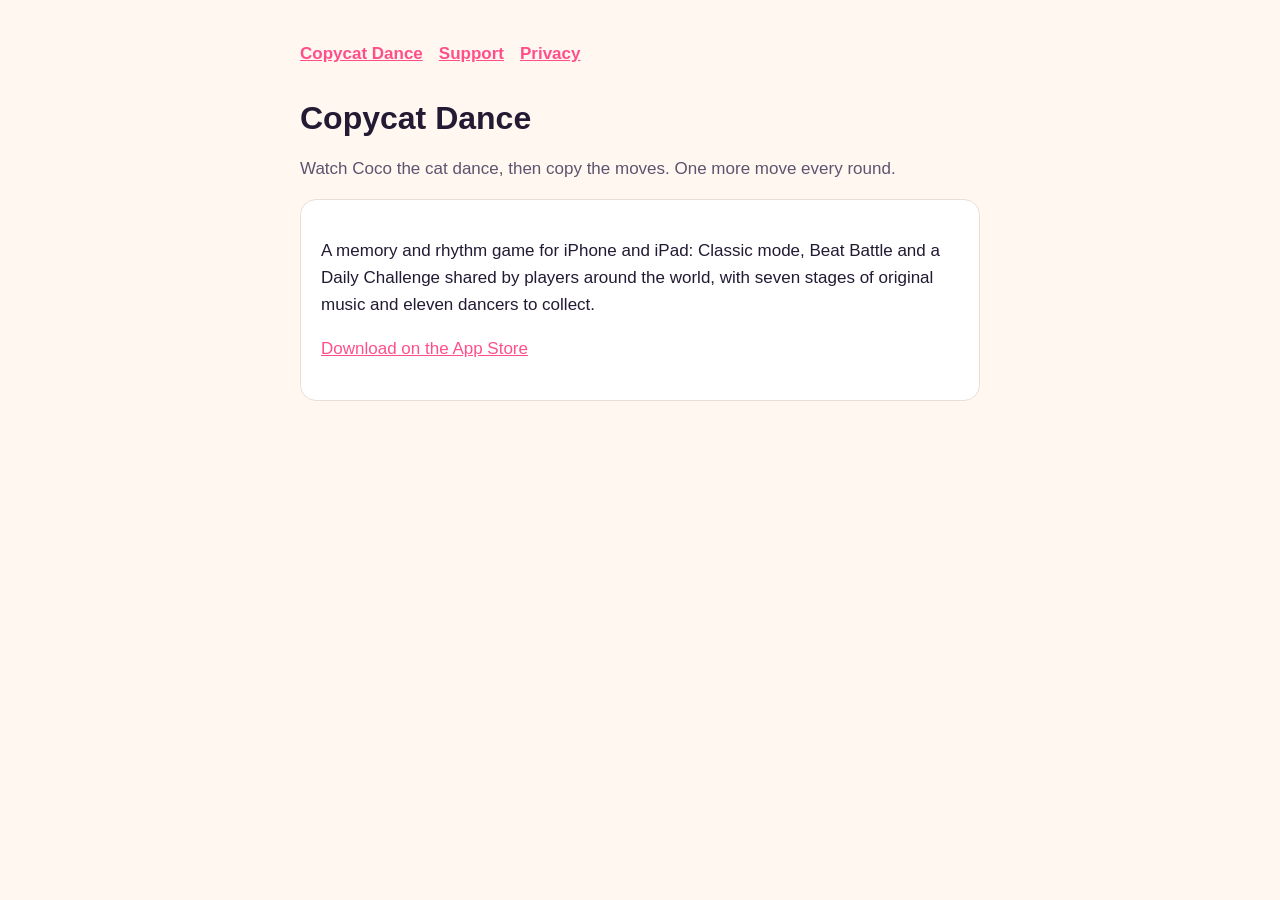
<file: index.html>
<!doctype html><html lang="en"><head><meta charset="utf-8"><meta name="viewport" content="width=device-width,initial-scale=1"><title>Copycat Dance</title><link rel="stylesheet" href="style.css"></head>
<body><main><nav><a href="index.html">Copycat Dance</a><a href="support.html">Support</a><a href="privacy.html">Privacy</a></nav>
<h1>Copycat Dance</h1><p class="muted">Watch Coco the cat dance, then copy the moves. One more move every round.</p>
<div class="card"><p>A memory and rhythm game for iPhone and iPad: Classic mode, Beat Battle and a Daily Challenge shared by players around the world, with seven stages of original music and eleven dancers to collect.</p>
<p><a href="https://apps.apple.com/app/id0000000000">Download on the App Store</a></p></div></main></body></html>
</file>
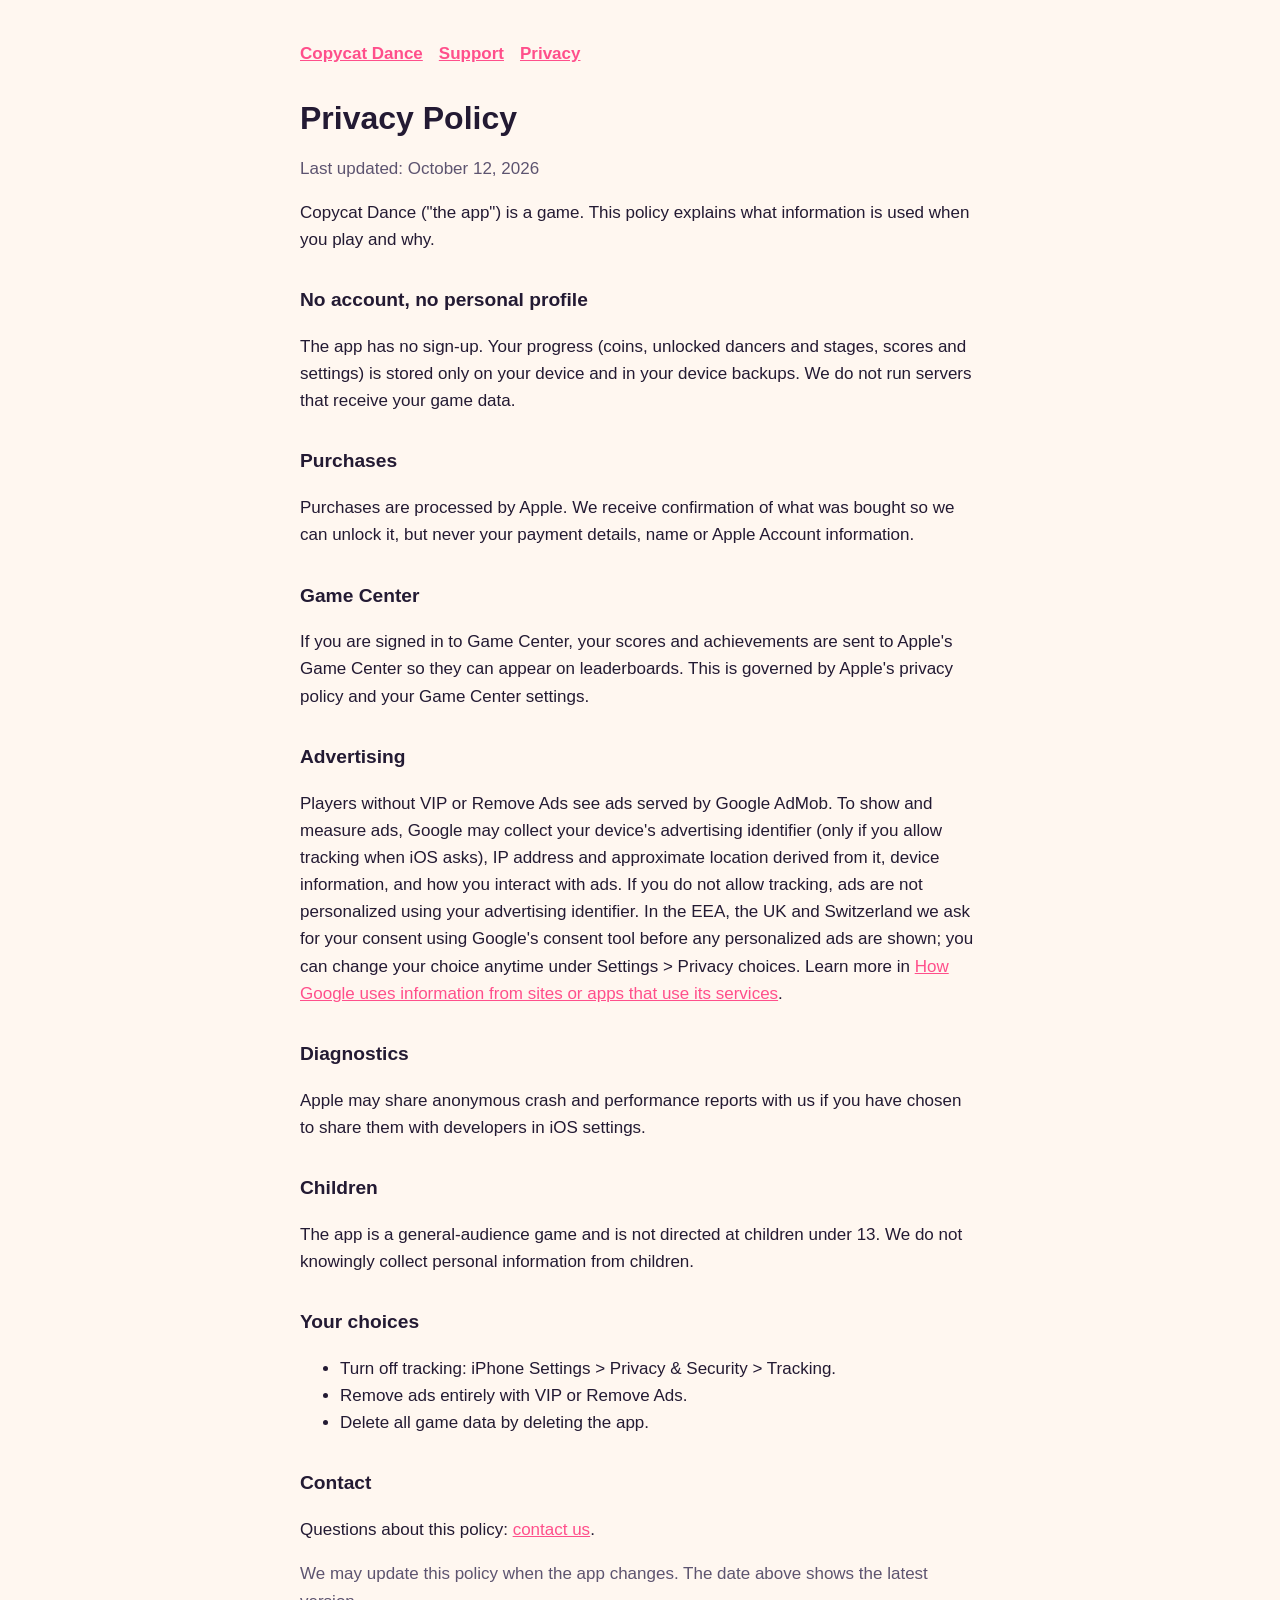
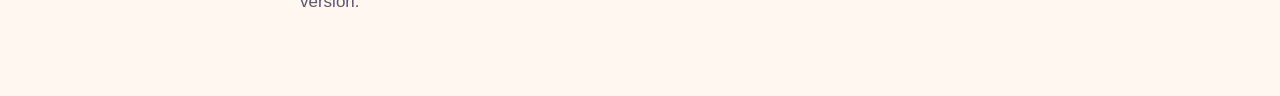
<file: privacy.html>
<!doctype html><html lang="en"><head><meta charset="utf-8"><meta name="viewport" content="width=device-width,initial-scale=1"><title>Copycat Dance Privacy Policy</title><link rel="stylesheet" href="style.css"></head>
<body><main><nav><a href="index.html">Copycat Dance</a><a href="support.html">Support</a><a href="privacy.html">Privacy</a></nav>
<h1>Privacy Policy</h1><p class="muted">Last updated: October 12, 2026</p>
<p>Copycat Dance ("the app") is a game. This policy explains what information is used when you play and why.</p>
<h2>No account, no personal profile</h2><p>The app has no sign-up. Your progress (coins, unlocked dancers and stages, scores and settings) is stored only on your device and in your device backups. We do not run servers that receive your game data.</p>
<h2>Purchases</h2><p>Purchases are processed by Apple. We receive confirmation of what was bought so we can unlock it, but never your payment details, name or Apple Account information.</p>
<h2>Game Center</h2><p>If you are signed in to Game Center, your scores and achievements are sent to Apple's Game Center so they can appear on leaderboards. This is governed by Apple's privacy policy and your Game Center settings.</p>
<h2>Advertising</h2><p>Players without VIP or Remove Ads see ads served by Google AdMob. To show and measure ads, Google may collect your device's advertising identifier (only if you allow tracking when iOS asks), IP address and approximate location derived from it, device information, and how you interact with ads. If you do not allow tracking, ads are not personalized using your advertising identifier. In the EEA, the UK and Switzerland we ask for your consent using Google's consent tool before any personalized ads are shown; you can change your choice anytime under Settings &gt; Privacy choices. Learn more in <a href="https://policies.google.com/technologies/partner-sites">How Google uses information from sites or apps that use its services</a>.</p>
<h2>Diagnostics</h2><p>Apple may share anonymous crash and performance reports with us if you have chosen to share them with developers in iOS settings.</p>
<h2>Children</h2><p>The app is a general-audience game and is not directed at children under 13. We do not knowingly collect personal information from children.</p>
<h2>Your choices</h2><ul><li>Turn off tracking: iPhone Settings &gt; Privacy &amp; Security &gt; Tracking.</li><li>Remove ads entirely with VIP or Remove Ads.</li><li>Delete all game data by deleting the app.</li></ul>
<h2>Contact</h2><p>Questions about this policy: <a href="https://github.com/miaoyong2015/copycatdance/issues/new">contact us</a>.</p>
<p class="muted">We may update this policy when the app changes. The date above shows the latest version.</p>
</main></body></html>
</file>
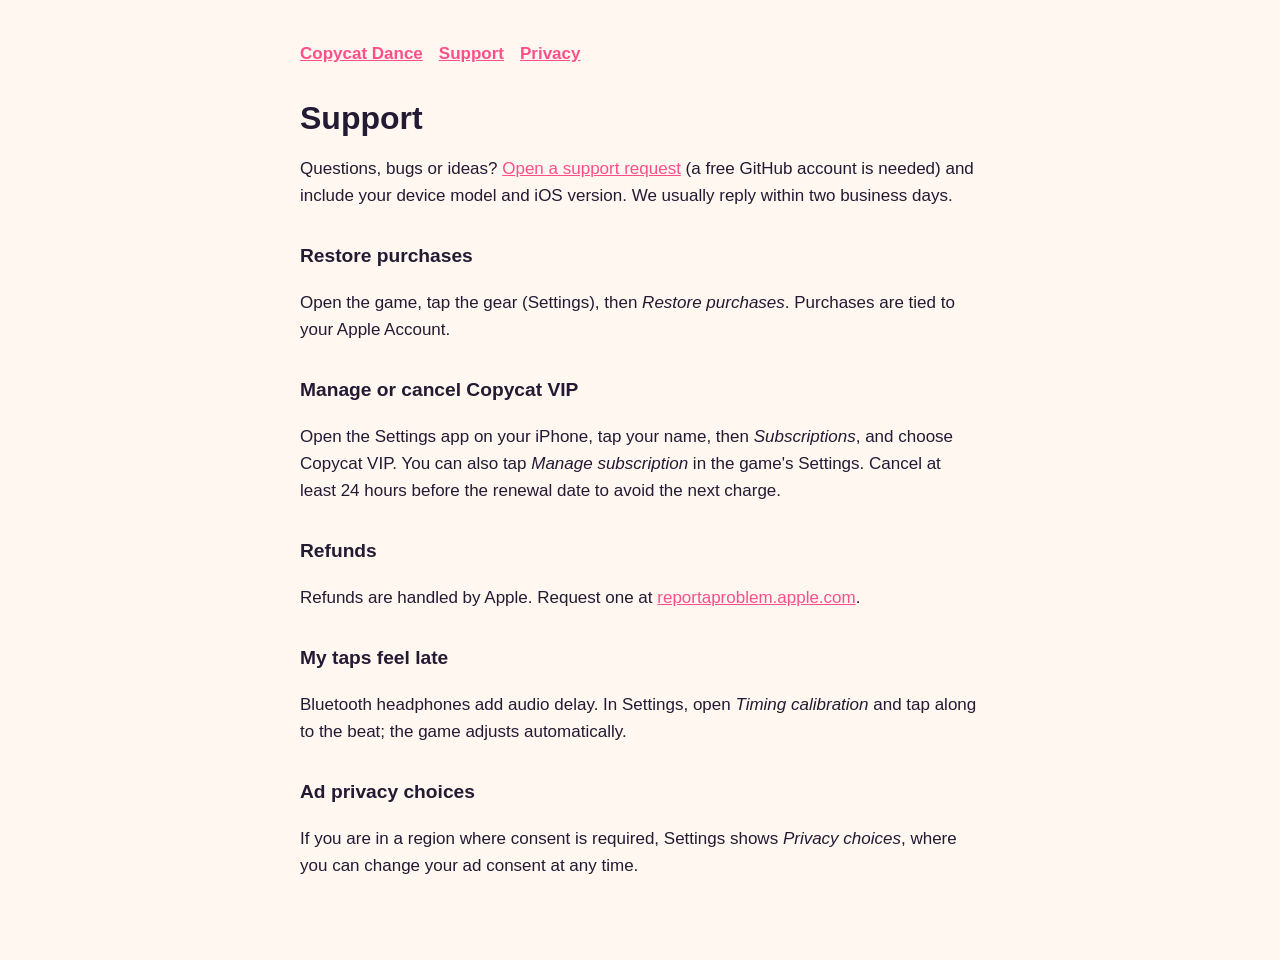
<file: support.html>
<!doctype html><html lang="en"><head><meta charset="utf-8"><meta name="viewport" content="width=device-width,initial-scale=1"><title>Copycat Dance Support</title><link rel="stylesheet" href="style.css"></head>
<body><main><nav><a href="index.html">Copycat Dance</a><a href="support.html">Support</a><a href="privacy.html">Privacy</a></nav>
<h1>Support</h1><p>Questions, bugs or ideas? <a href="https://github.com/miaoyong2015/copycatdance/issues/new">Open a support request</a> (a free GitHub account is needed) and include your device model and iOS version. We usually reply within two business days.</p>
<h2>Restore purchases</h2><p>Open the game, tap the gear (Settings), then <em>Restore purchases</em>. Purchases are tied to your Apple Account.</p>
<h2>Manage or cancel Copycat VIP</h2><p>Open the Settings app on your iPhone, tap your name, then <em>Subscriptions</em>, and choose Copycat VIP. You can also tap <em>Manage subscription</em> in the game's Settings. Cancel at least 24 hours before the renewal date to avoid the next charge.</p>
<h2>Refunds</h2><p>Refunds are handled by Apple. Request one at <a href="https://reportaproblem.apple.com">reportaproblem.apple.com</a>.</p>
<h2>My taps feel late</h2><p>Bluetooth headphones add audio delay. In Settings, open <em>Timing calibration</em> and tap along to the beat; the game adjusts automatically.</p>
<h2>Ad privacy choices</h2><p>If you are in a region where consent is required, Settings shows <em>Privacy choices</em>, where you can change your ad consent at any time.</p>
</main></body></html>
</file>
<file: style.css>
:root{--bg:#fff7f0;--fg:#231a33;--muted:#5d5470;--accent:#ff4f8b;--card:#ffffff;--line:#eadfd6}
@media (prefers-color-scheme:dark){:root{--bg:#1d1729;--fg:#f7f1ff;--muted:#bdb2d1;--accent:#ff7aa8;--card:#271f36;--line:#3a3050}}
*{box-sizing:border-box}body{margin:0;background:var(--bg);color:var(--fg);font:17px/1.6 -apple-system,BlinkMacSystemFont,"Segoe UI",Roboto,"Noto Sans",sans-serif}
main{max-width:720px;margin:0 auto;padding:40px 20px 64px}h1{font-size:2rem;line-height:1.2;margin:0 0 8px;text-wrap:balance}h2{font-size:1.2rem;margin:32px 0 8px}
p,li{color:var(--fg)}.muted{color:var(--muted)}a{color:var(--accent)}nav{display:flex;gap:16px;flex-wrap:wrap;margin-bottom:32px;font-weight:600}
.card{background:var(--card);border:1px solid var(--line);border-radius:16px;padding:20px;margin:16px 0}code{font-size:.9em}
</file>
